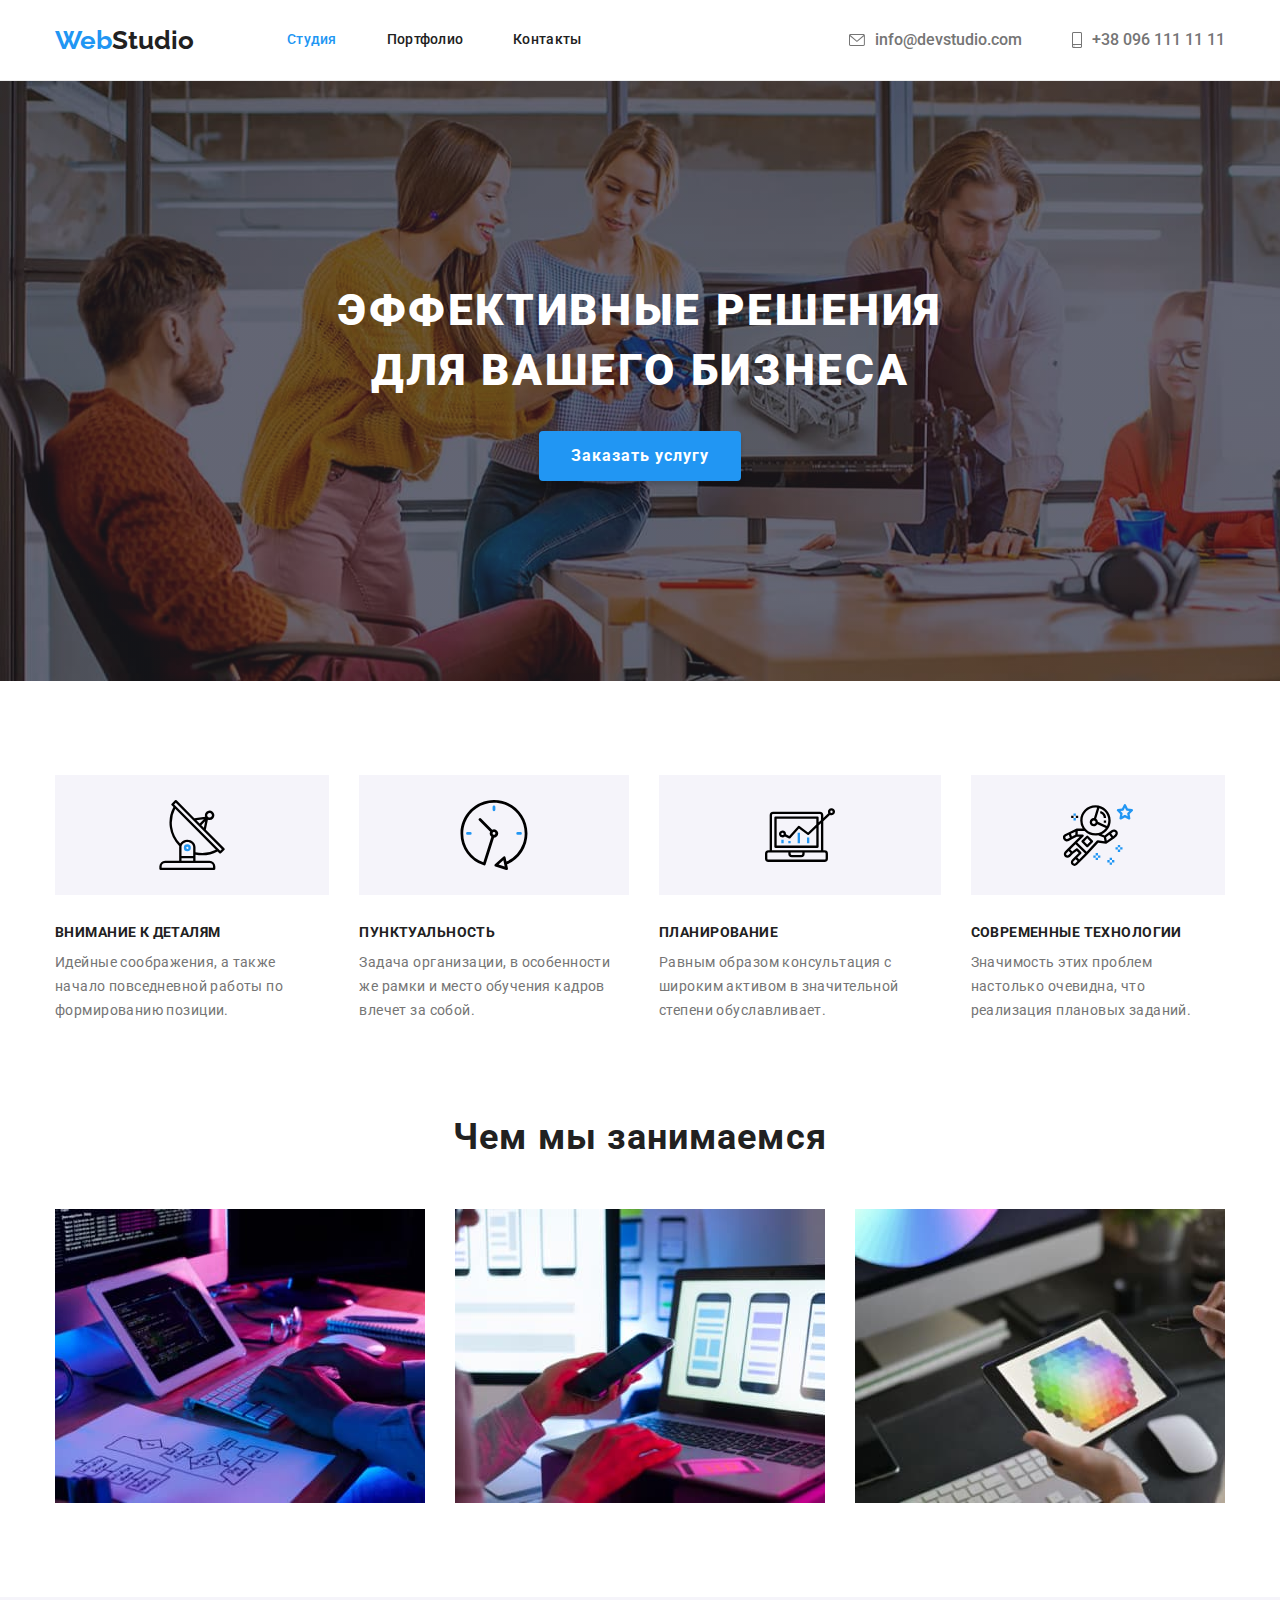
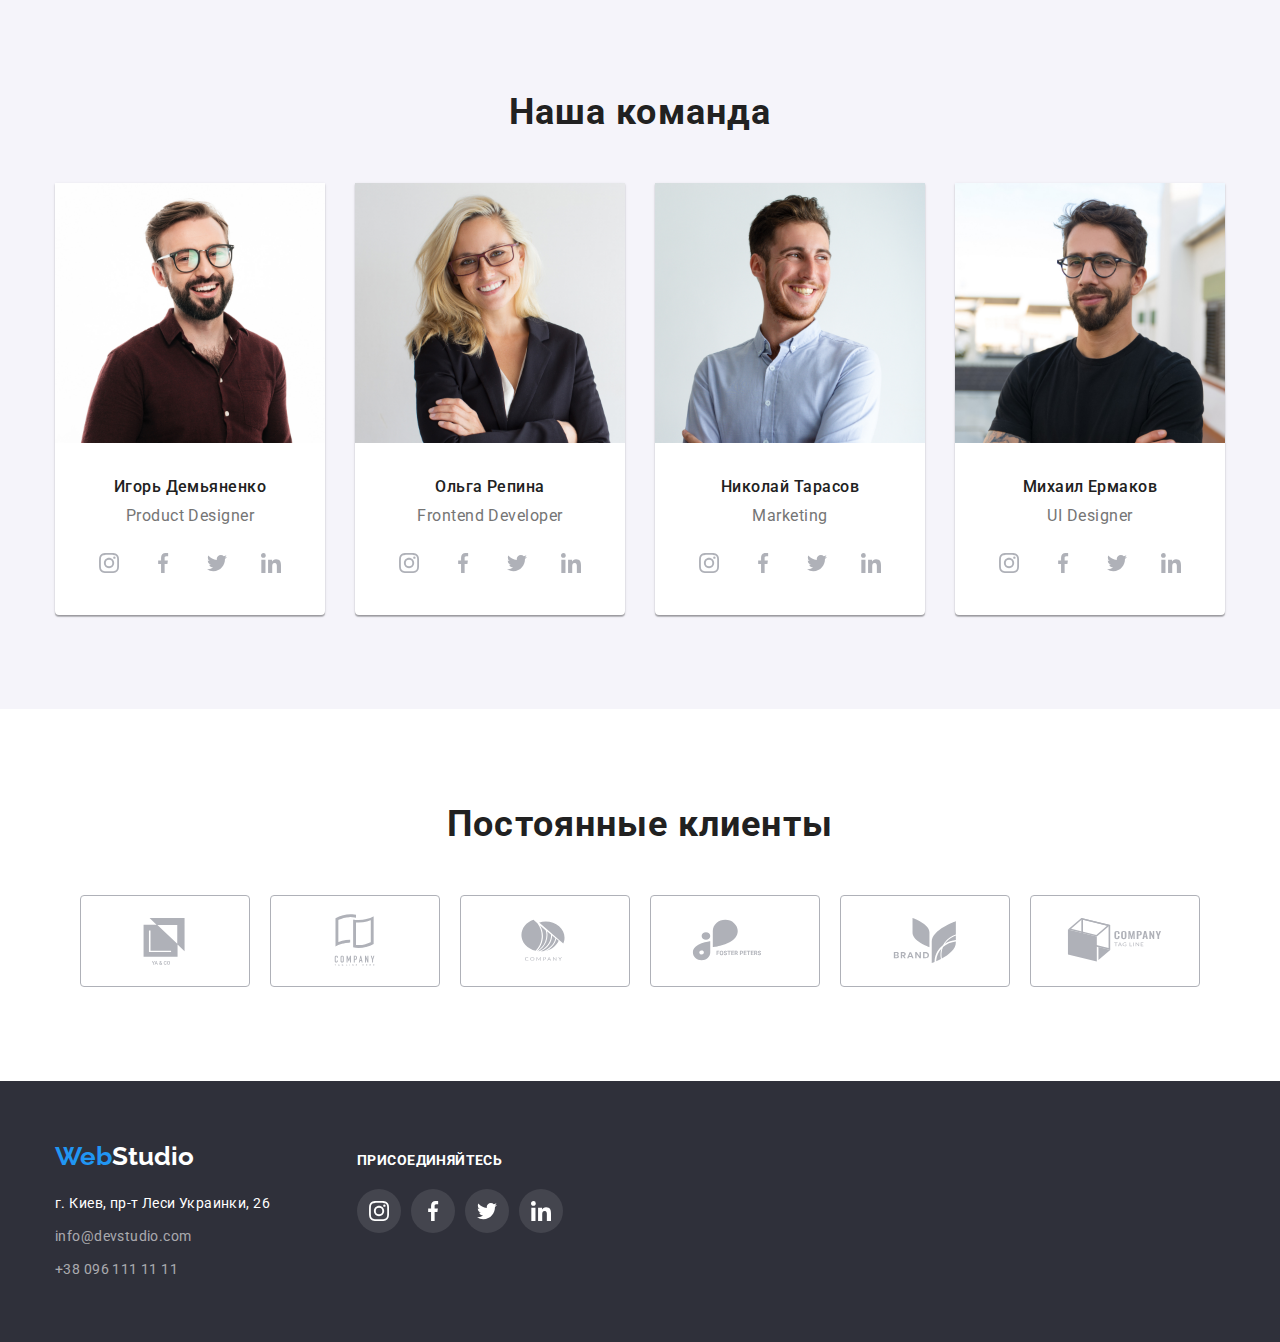
<file: index.html>
<!DOCTYPE html>
<html lang="ru">
<!--head-->

<head>
    <meta charset="UTF-8" />
    <meta http-equiv="X-UA-Compatible" content="IE=edge" />
    <meta name="viewport" content="width=device-width, initial-scale=1.0" />
    <title>Web Studio</title>
    <link rel="preconnect" href="https://fonts.googleapis.com" />
    <link rel="preconnect" href="https://fonts.gstatic.com" crossorigin />
    <link href="https://fonts.googleapis.com/css2?family=Raleway:wght@700&family=Roboto:wght@400;500;700;900&display=swap" rel="stylesheet" />
    <link rel="stylesheet" href="https://cdn.jsdelivr.net/npm/modern-normalize@1.1.0/modern-normalize.min.css" />
    <link rel="stylesheet" href="./css/style.css" />
</head>
<!--body-->

<body>
    <!--header-->
    <header class="header">
        <div class="container">
            <a class="logo link" href="./index.html" lang="en">Web<span class="logo-header">Studio</span></a
        >
        <nav class="header-nav link">
          <ul class="nav-list list">
            <li class="nav-item">
              <a href="./index.html" class="nav-link link current-link">Студия</a>
            </li>
            <li class="nav-item">
                <a href="./portfolio.html " class="nav-link link">Портфолио</a>
            </li>
            <li class="nav-item">
                <a href="#" class="nav-link link">Контакты</a>
            </li>
            </ul>
            </nav>
            <ul class="contact-us list">
                <li class="contact-us-item">
                    <a href="mailto:info@devstudio.com" lang="en" class="contact-us-link link">
                        <svg class="contact-icons" width="16" height="12">
                <use href="./images/body/icons/sprite.svg#envelope"></use>
              </svg> info@devstudio.com
                    </a>
                </li>
                <li class="contact-us-item">
                    <a href="tel:+380961111111" class="contact-us-link link">
                        <svg class="contact-icons" width="10" height="16">
                <use href="./images/body/icons/sprite.svg#smartphone"></use>
              </svg> +38 096 111 11 11</a>
                </li>
            </ul>
        </div>
    </header>
    <!--main-->
    <main>
        <!-- HERO -->
        <section class="hero">
            <div class="container">
                <h1 class="hero-title">Эффективные решения для вашего бизнеса</h1>
                <button type="button" class="btn hero-btn">Заказать услугу</button>
            </div>
        </section>
        <!-- MAIN TASKS -->
        <section class="section">
            <div class="container">
                <h2 class="title visually-hidden">Основные задачи</h2>
                <ul class="main-tasks-list list">
                    <li class="main-tasks-item">
                        <div class="main-task-container">
                            <svg class="main-tasks-logo" width="70" height="70">
                  <use href="./images/body/icons/sprite.svg#antenna"></use>
                </svg>
                        </div>
                        <h3 class="main-tasks-title">Внимание к деталям</h3>
                        <p class="main-tasks-text">
                            Идейные соображения, а также начало повседневной работы по формированию позиции.
                        </p>
                    </li>
                    <li class="main-tasks-item">
                        <div class="main-task-container">
                            <svg class="main-tasks-logo" width="70" height="70">
                  <use href="./images/body/icons/sprite.svg#clock"></use>
                </svg>
                        </div>
                        <h3 class="main-tasks-title">Пунктуальность</h3>
                        <p class="main-tasks-text">
                            Задача организации, в особенности же рамки и место обучения кадров влечет за собой.
                        </p>
                    </li>
                    <li class="main-tasks-item">
                        <div class="main-task-container">
                            <svg class="main-tasks-logo" width="70" height="70">
                  <use href="./images/body/icons/sprite.svg#diagram"></use>
                </svg>
                        </div>
                        <h3 class="main-tasks-title">Планирование</h3>
                        <p class="main-tasks-text">
                            Равным образом консультация с широким активом в значительной степени обуславливает.
                        </p>
                    </li>
                    <li class="main-tasks-item">
                        <div class="main-task-container">
                            <svg class="main-tasks-logo" width="70" height="70">
                  <use href="./images/body/icons/sprite.svg#astronaut"></use>
                </svg>
                        </div>
                        <h3 class="main-tasks-title">Современные технологии</h3>
                        <p class="main-tasks-text">
                            Значимость этих проблем настолько очевидна, что реализация плановых заданий.
                        </p>
                    </li>
                </ul>
            </div>
        </section>
        <!-- OUR WORKS -->
        <section class="our-work section">
            <div class="container">
                <h2 class="our-work-title">Чем мы занимаемся</h2>
                <ul class="our-work-list list">
                    <li class="our-work-item">
                        <img class="img" src="./images/body/tablet+keyboard.jpg" alt="Набор кода на клавиатуре с отображением на экране" width="370" height="294" />
                    </li>
                    <li class="our-work-item">
                        <img class="img" src="./images/body/phone+laptop.jpg" alt="Синхронизация телефона и компьютера" width="370" height="294" />
                    </li>
                    <li class="our-work-item">
                        <img class="img" src="./images/body/tablet.jpg" alt="Графика на планшете" width="370" height="294" />
                    </li>
                </ul>
            </div>
        </section>
        <!-- OUR TEAM -->
        <section class="our-team section">
            <div class="container">
                <h2 class="our-team-title">Наша команда</h2>
                <ul class="our-team-list list">
                    <li class="our-team-item">
                        <img class="img" src="./images/body/igor-demyanenko.jpg" alt="Фото Игоря Демьяненко" width="270" height="260" />
                        <div class="our-team-container">
                            <h3 class="our-team-name">Игорь Демьяненко</h3>
                            <p lang="en" class="our-team-text">Product Designer</p>
                        </div>
                        <ul class="list">
                            <li class="item">
                                <a class="link" href="https://www.instagram.com/" aria-label="instargam" target="no_blank" rel="noopener noreferer">
                                    <svg class="social-logo" width="20" height="20">
                      <use href="./images/body/icons/sprite.svg#instagram"></use>
                    </svg>
                                </a>
                            </li>
                            <li class="item">
                                <a class="link" href="https://www.facebook.com/" aria-label="facebook" target="no_blank" rel="noopener noreferer">
                                    <svg class="social-logo" width="20" height="20">
                      <use href="./images/body/icons/sprite.svg#facebook"></use>
                    </svg>
                                </a>
                            </li>
                            <li class="item">
                                <a class="link" href="https://twitter.com/" aria-label="twitter" target="no_blank" rel="noopener noreferer">
                                    <svg class="social-logo" width="20" height="20">
                      <use href="./images/body/icons/sprite.svg#twitter"></use>
                    </svg>
                                </a>
                            </li>
                            <li class="item">
                                <a class="link" href="https://www.linkedin.com/" aria-label="linkedin" target="no_blank" rel="noopener noreferer">
                                    <svg class="social-logo" width="20" height="20">
                      <use href="./images/body/icons/sprite.svg#linkedin"></use>
                    </svg>
                                </a>
                            </li>
                        </ul>
                    </li>
                    <li class="our-team-item">
                        <img class="img" src="./images/body/olga-repina.jpg" alt="Фото Ольги Репиной" width="270" height="260" />
                        <div class="our-team-container">
                            <h3 class="our-team-name">Ольга Репина</h3>
                            <p lang="en" class="our-team-text">Frontend Developer</p>
                        </div>
                        <ul class="list">
                            <li class="item">
                                <a class="link" href="https://www.instagram.com/" aria-label="instargam" target="no_blank" rel="noopener noreferer">
                                    <svg class="social-logo" width="20" height="20">
                      <use href="./images/body/icons/sprite.svg#instagram"></use>
                    </svg>
                                </a>
                            </li>
                            <li class="item">
                                <a class="link" href="https://www.facebook.com/" aria-label="facebook" target="no_blank" rel="noopener noreferer">
                                    <svg class="social-logo" width="20" height="20">
                      <use href="./images/body/icons/sprite.svg#facebook"></use>
                    </svg>
                                </a>
                            </li>
                            <li class="item">
                                <a class="link" href="https://twitter.com/" aria-label="twitter" target="no_blank" rel="noopener noreferer">
                                    <svg class="social-logo" width="20" height="20">
                      <use href="./images/body/icons/sprite.svg#twitter"></use>
                    </svg>
                                </a>
                            </li>
                            <li class="item">
                                <a class="link" href="https://www.linkedin.com/" aria-label="linkedin" target="no_blank" rel="noopener noreferer">
                                    <svg class="social-logo" width="20" height="20">
                      <use href="./images/body/icons/sprite.svg#linkedin"></use>
                    </svg>
                                </a>
                            </li>
                        </ul>
                    </li>
                    <li class="our-team-item">
                        <img class="img" src="./images/body/nikolay-tarasov.jpg" alt="Фото Николая Тарасова" width="270" height="260" />
                        <div class="our-team-container">
                            <h3 class="our-team-name">Николай Тарасов</h3>
                            <p lang="en" class="our-team-text">Marketing</p>
                        </div>
                        <ul class="list">
                            <li class="item">
                                <a class="link" href="https://www.instagram.com/" aria-label="instargam" target="no_blank" rel="noopener noreferer">
                                    <svg class="social-logo" width="20" height="20">
                      <use href="./images/body/icons/sprite.svg#instagram"></use>
                    </svg>
                                </a>
                            </li>
                            <li class="item">
                                <a class="link" href="https://www.facebook.com/" aria-label="facebook" target="no_blank" rel="noopener noreferer">
                                    <svg class="social-logo" width="20" height="20">
                      <use href="./images/body/icons/sprite.svg#facebook"></use>
                    </svg>
                                </a>
                            </li>
                            <li class="item">
                                <a class="link" href="https://twitter.com/" aria-label="twitter" target="no_blank" rel="noopener noreferer">
                                    <svg class="social-logo" width="20" height="20">
                      <use href="./images/body/icons/sprite.svg#twitter"></use>
                    </svg>
                                </a>
                            </li>
                            <li class="item">
                                <a class="link" href="https://www.linkedin.com/" aria-label="linkedin" target="no_blank" rel="noopener noreferer">
                                    <svg class="social-logo" width="20" height="20">
                      <use href="./images/body/icons/sprite.svg#linkedin"></use>
                    </svg>
                                </a>
                            </li>
                        </ul>
                    </li>
                    <li class="our-team-item">
                        <img class="img" src="./images/body/mikhail-ermakov.jpg" alt="Фото Михаила Ермакова" width="270" height="260" />
                        <div class="our-team-container">
                            <h3 class="our-team-name">Михаил Ермаков</h3>
                            <p lang="en" class="our-team-text">UI Designer</p>
                        </div>
                        <ul class="list">
                            <li class="item">
                                <a class="link" href="https://www.instagram.com/" aria-label="instargam" target="no_blank" rel="noopener noreferer">
                                    <svg class="social-logo" width="20" height="20">
                      <use href="./images/body/icons/sprite.svg#instagram"></use>
                    </svg>
                                </a>
                            </li>
                            <li class="item">
                                <a class="link" href="https://www.facebook.com/" aria-label="facebook" target="no_blank" rel="noopener noreferer">
                                    <svg class="social-logo" width="20" height="20">
                      <use href="./images/body/icons/sprite.svg#facebook"></use>
                    </svg>
                                </a>
                            </li>
                            <li class="item">
                                <a class="link" href="https://twitter.com/" aria-label="twitter" target="no_blank" rel="noopener noreferer">
                                    <svg class="social-logo" width="20" height="20">
                      <use href="./images/body/icons/sprite.svg#twitter"></use>
                    </svg>
                                </a>
                            </li>
                            <li class="item">
                                <a class="link" href="https://www.linkedin.com/" aria-label="linkedin" target="no_blank" rel="noopener noreferer">
                                    <svg class="social-logo" width="20" height="20">
                      <use href="./images/body/icons/sprite.svg#linkedin"></use>
                    </svg>
                                </a>
                            </li>
                        </ul>
                    </li>
                </ul>
            </div>
        </section>
    </main>
    <!-- OUR CLIENTS -->
    <section class="our-clients">
        <div class="container">
            <h2 class="title">Постоянные клиенты</h2>
            <ul class="list">
                <li class="item">
                    <a class="link" href="">
                        <svg class="clients-icon" width="160" height="60">
                <use href="./images/body/icons/sprite.svg#logo-1"></use>
              </svg>
                    </a>
                </li>
                <li class="item">
                    <a class="link" href="">
                        <svg class="clients-icon" width="106" height="60">
                <use href="./images/body/icons/sprite.svg#logo-2"></use>
              </svg>
                    </a>
                </li>
                <li class="item">
                    <a class="link" href="">
                        <svg class="clients-icon" width="106" height="60">
                <use href="./images/body/icons/sprite.svg#logo-3"></use>
              </svg>
                    </a>
                </li>
                <li class="item">
                    <a class="link" href="">
                        <svg class="clients-icon" width="106" height="60">
                <use href="./images/body/icons/sprite.svg#logo-4"></use>
              </svg>
                    </a>
                </li>
                <li class="item">
                    <a class="link" href="">
                        <svg class="clients-icon" width="106" height="60">
                <use href="./images/body/icons/sprite.svg#logo-5"></use>
              </svg>
                    </a>
                </li>
                <li class="item">
                    <a class="link" href="">
                        <svg class="clients-icon" width="106" height="60">
                <use href="./images/body/icons/sprite.svg#logo-6"></use>
              </svg>
                    </a>
                </li>
            </ul>
        </div>
    </section>
    <!--footer-->
    <footer class="footer">
        <div class="container">
            <div class="footer-contacts">
                <a class="logo link" href="./index.html" lang="en">Web<span class="logo-footer">Studio</span></a
          >
          <address class="address">
            <ul class="address-list list">
              <li class="address-item">
                <a
                  href="https://goo.gl/maps/aVmXrmSKE6ymTyCH6"
                  target="no_blank"
                  rel="noopener noreferer"
                  class="address-link office link"
                  >г. Киев, пр-т Леси Украинки, 26</a
                >
              </li>
              <li class="address-item">
                <a href="mailto:info@devstudio.com" lang="en" class="address-link link"
                  >info@devstudio.com</a
                >
              </li>
              <li class="address-item">
                <a href="tel:+380961111111" class="address-link link">+38 096 111 11 11</a>
                </li>
                </ul>
                </address>
            </div>
            <div class="footer-socials">
                <h3>присоединяйтесь</h3>
                <ul class="list">
                    <li class="item">
                        <a class="link" href="https://www.instagram.com/" aria-label="instargam" target="no_blank" rel="noopener noreferer">
                            <svg class="social-logo" width="20" height="20">
                  <use href="./images/body/icons/sprite.svg#instagram"></use>
                </svg>
                        </a>
                    </li>
                    <li class="item">
                        <a class="link" href="https://www.facebook.com/" aria-label="facebook" target="no_blank" rel="noopener noreferer">
                            <svg class="social-logo" width="20" height="20">
                  <use href="./images/body/icons/sprite.svg#facebook"></use>
                </svg>
                        </a>
                    </li>
                    <li class="item">
                        <a class="link" href="https://twitter.com/" aria-label="twitter" target="no_blank" rel="noopener noreferer">
                            <svg class="social-logo" width="20" height="20">
                  <use href="./images/body/icons/sprite.svg#twitter"></use>
                </svg>
                        </a>
                    </li>
                    <li class="item">
                        <a class="link" href="https://www.linkedin.com/" aria-label="linkedin" target="no_blank" rel="noopener noreferer">
                            <svg class="social-logo" width="20" height="20">
                  <use href="./images/body/icons/sprite.svg#linkedin"></use>
                </svg>
                        </a>
                    </li>
                </ul>
            </div>
        </div>
    </footer>
</body>

</html>
</file>
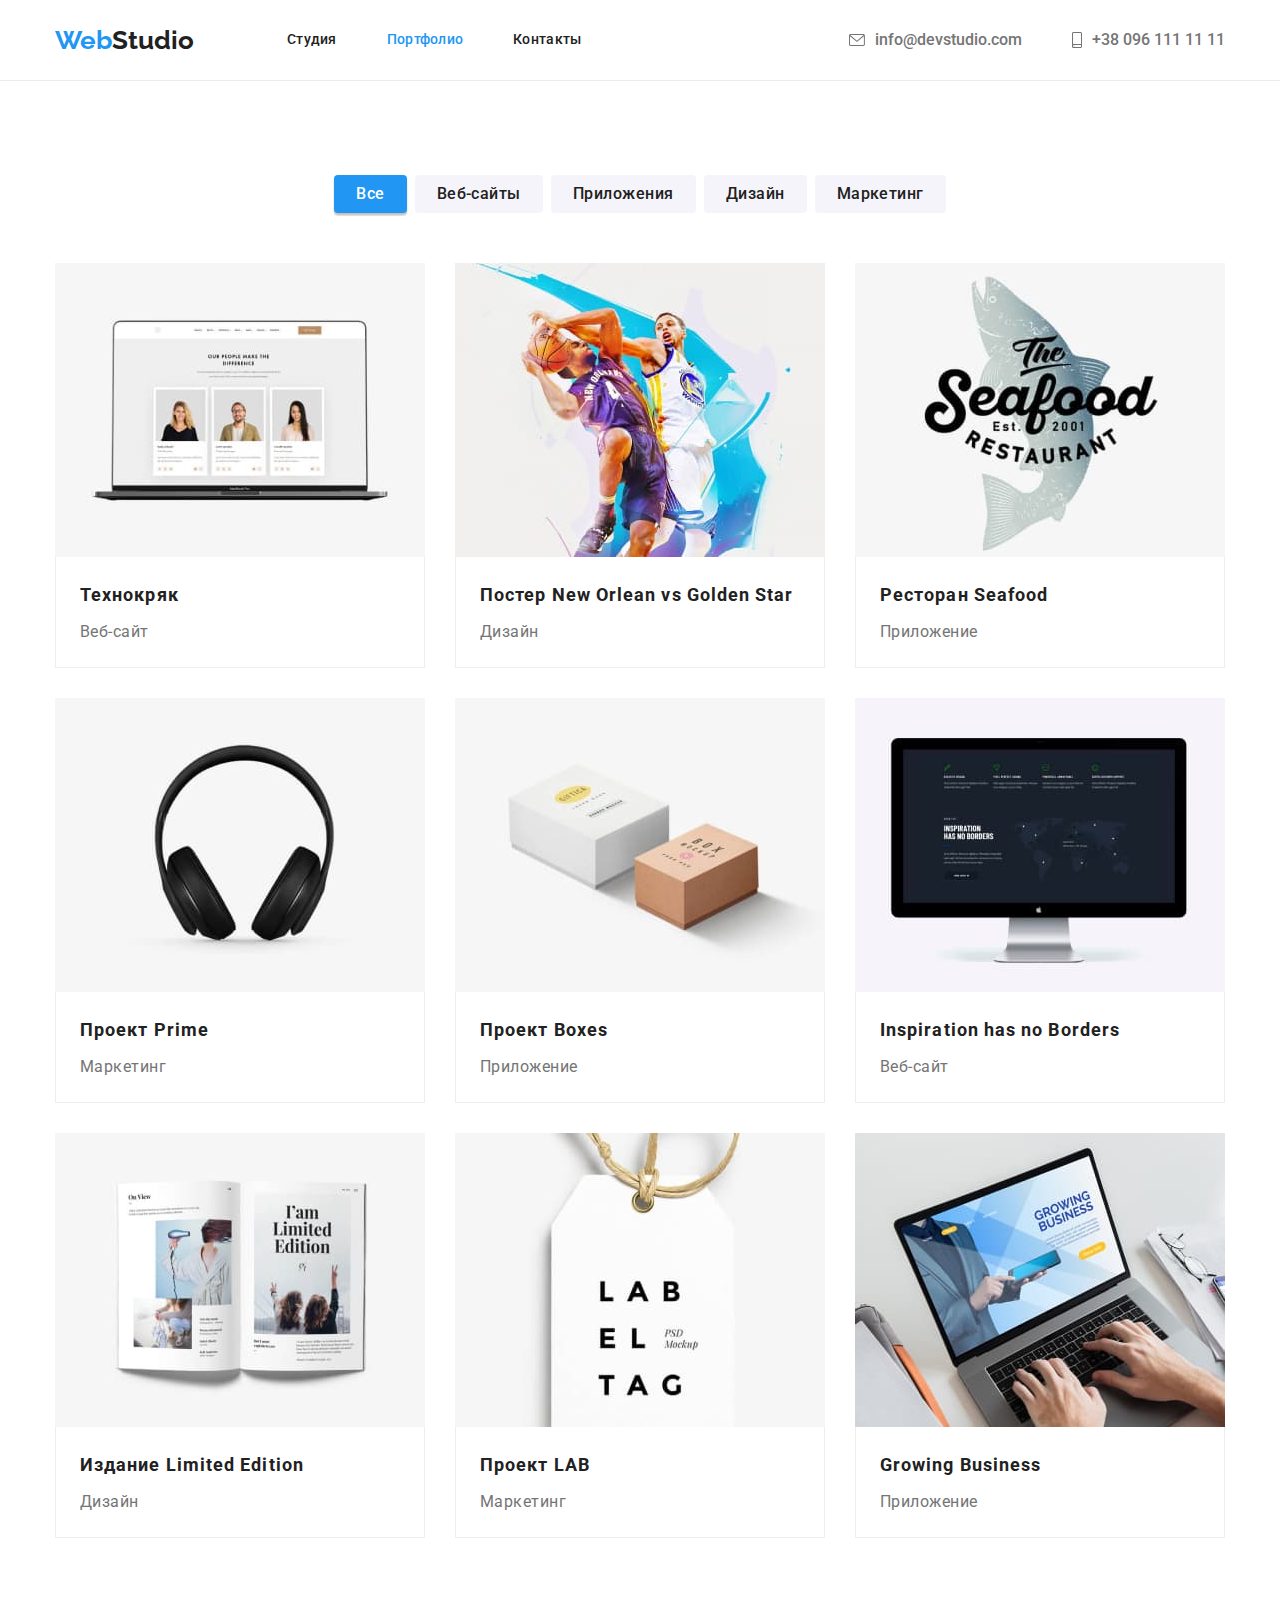
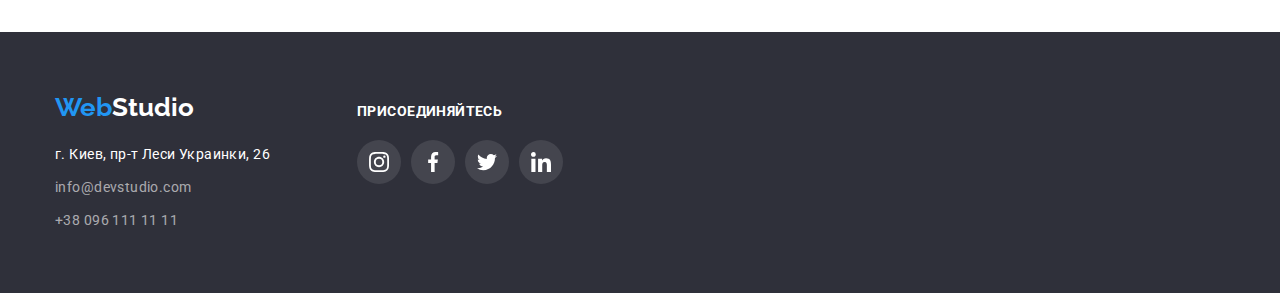
<file: portfolio.html>
<!DOCTYPE html>
<html lang="ru">
<!--head-->

<head>
    <meta charset="UTF-8" />
    <meta http-equiv="X-UA-Compatible" content="IE=edge" />
    <meta name="viewport" content="width=device-width, initial-scale=1.0" />
    <title>Web Studio</title>
    <link rel="preconnect" href="https://fonts.googleapis.com" />
    <link rel="preconnect" href="https://fonts.gstatic.com" crossorigin />
    <link href="https://fonts.googleapis.com/css2?family=Raleway:wght@700&family=Roboto:wght@400;500;700;900&display=swap" rel="stylesheet" />
    <link rel="stylesheet" href="https://cdn.jsdelivr.net/npm/modern-normalize@1.1.0/modern-normalize.min.css" />
    <link rel="stylesheet" href="./css/style.css" />
</head>
<!--body-->

<body>
    <!--header-->
    <header class="header">
        <div class="container">
            <a class="logo link" href="./index.html" lang="en">Web<span class="logo-header">Studio</span></a
        >
        <nav class="header-nav link">
          <ul class="nav-list list">
            <li class="nav-item">
              <a href="./index.html" class="nav-link link">Студия</a>
            </li>
            <li class="nav-item">
                <a href="./portfolio.html " class="nav-link link current-link">Портфолио</a>
            </li>
            <li class="nav-item">
                <a href="#" class="nav-link link">Контакты</a>
            </li>
            </ul>
            </nav>
            <ul class="contact-us list">
                <li class="contact-us-item">
                    <a href="mailto:info@devstudio.com" lang="en" class="contact-us-link link">
                        <svg class="contact-icons" width="16" height="12">
                <use href="./images/body/icons/sprite.svg#envelope"></use>
              </svg> info@devstudio.com
                    </a>
                </li>
                <li class="contact-us-item">
                    <a href="tel:+380961111111" class="contact-us-link link">
                        <svg class="contact-icons" width="10" height="16">
                <use href="./images/body/icons/sprite.svg#smartphone"></use>
              </svg> +38 096 111 11 11</a>
                </li>
            </ul>
        </div>
    </header>
    <!--main-->
    <main>
        <section class="section">
            <div class="container">
                <h1 class="visually-hidden">Наши работы</h1>
                <ul class="btn-list list">
                    <li class="item">
                        <button class="portfolio-btn current-portfolio-btn" type="button">Все</button>
                    </li>
                    <li class="item">
                        <button class="portfolio-btn" type="button">Веб-сайты</button>
                    </li>
                    <li class="item">
                        <button class="portfolio-btn" type="button">Приложения</button>
                    </li>
                    <li class="item">
                        <button class="portfolio-btn" type="button">Дизайн</button>
                    </li>
                    <li class="item">
                        <button class="portfolio-btn" type="button">Маркетинг</button>
                    </li>
                </ul>
                <ul class="list portfolio-list">
                    <li class="portfolio-item">
                        <a href="" class="link">
                            <img class="img" src="./images/body/portfolio/technokrjak.jpg" alt="Наши люди" width="370" height="294" />
                            <div class="portfolio-description">
                                <h2 class="portfolio-title">Технокряк</h2>
                                <p class="portfolio-text">Веб-сайт</p>
                            </div>
                        </a>
                    </li>
                    <li class="portfolio-item">
                        <a href="" class="link">
                            <img class="img" src="./images/body/portfolio/new-orlean-vs-golden-star.jpg" alt="Баскетболисты" width="370" height="294" />
                            <div class="portfolio-description">
                                <h2 class="portfolio-title">Постер New Orlean vs Golden Star</h2>
                                <p class="portfolio-text">Дизайн</p>
                            </div>
                        </a>
                    </li>
                    <li class="portfolio-item">
                        <a href="" class="link">
                            <img class="img" src="./images/body/portfolio/seafood.jpg" alt="Постер ресторана Сифуд" width="370" height="294" />
                            <div class="portfolio-description">
                                <h2 class="portfolio-title">Ресторан Seafood</h2>
                                <p class="portfolio-text">Приложение</p>
                            </div>
                        </a>
                    </li>
                    <li class="portfolio-item">
                        <a href="" class="link">
                            <img class="img" src="./images/body/portfolio/project-prime.jpg" alt="Наушники" width="370" height="294" />
                            <div class="portfolio-description">
                                <h2 class="portfolio-title">Проект Prime</h2>
                                <p class="portfolio-text">Маркетинг</p>
                            </div>
                        </a>
                    </li>
                    <li class="portfolio-item">
                        <a href="" class="link">
                            <img class="img" src="./images/body/portfolio/project-boxes.jpg" alt="Две коробки" width="370" height="294" />
                            <div class="portfolio-description">
                                <h2 class="portfolio-title">Проект Boxes</h2>
                                <p class="portfolio-text">Приложение</p>
                            </div>
                        </a>
                    </li>
                    <li class="portfolio-item">
                        <a href="" class="link">
                            <img class="img" src="./images/body/portfolio/inspirations.jpg" alt="Монитор с отобращающимся сайтом на нем" width="370" height="294" />
                            <div class="portfolio-description">
                                <h2 class="portfolio-title">Inspiration has no Borders</h2>
                                <p class="portfolio-text">Веб-сайт</p>
                            </div>
                        </a>
                    </li>
                    <li class="portfolio-item">
                        <a href="" class="link">
                            <img class="img" src="./images/body/portfolio/limited-edition.jpg" alt="Открытая книга" width="370" height="294" />
                            <div class="portfolio-description">
                                <h2 class="portfolio-title">Издание Limited Edition</h2>
                                <p class="portfolio-text">Дизайн</p>
                            </div>
                        </a>
                    </li>
                    <li class="portfolio-item">
                        <a href="" class="link"><img class="img" src="./images/body/portfolio/project-lab.jpg" alt="Бирка с надписью" width="370" height="294" />
                            <div class="portfolio-description">
                                <h2 class="portfolio-title">Проект LAB</h2>
                                <p class="portfolio-text">Маркетинг</p>
                            </div>
                        </a>
                    </li>
                    <li class="portfolio-item">
                        <a href="" class="link"><img class="img" src="./images/body/portfolio/growing-business.jpg" alt="Работа за ноутбуком" width="370" height="294" />
                            <div class="portfolio-description">
                                <h2 class="portfolio-title">Growing Business</h2>
                                <p class="portfolio-text">Приложение</p>
                            </div>
                        </a>
                    </li>
                </ul>
            </div>
        </section>
    </main>
    <!--footer-->
    <footer class="footer">
        <div class="container">
            <div class="footer-contacts">
                <a class="logo link" href="./index.html" lang="en">Web<span class="logo-footer">Studio</span></a
          >
          <address class="address">
            <ul class="address-list list">
              <li class="address-item">
                <a
                  href="https://goo.gl/maps/aVmXrmSKE6ymTyCH6"
                  target="no_blank"
                  rel="noopener noreferer"
                  class="address-link office link"
                  >г. Киев, пр-т Леси Украинки, 26</a
                >
              </li>
              <li class="address-item">
                <a href="mailto:info@devstudio.com" lang="en" class="address-link link"
                  >info@devstudio.com</a
                >
              </li>
              <li class="address-item">
                <a href="tel:+380961111111" class="address-link link">+38 096 111 11 11</a>
                </li>
                </ul>
                </address>
            </div>
            <div class="footer-socials">
                <h3>присоединяйтесь</h3>
                <ul class="list">
                    <li class="item">
                        <a class="link" href="https://www.instagram.com/" aria-label="instargam" target="no_blank" rel="noopener noreferer">
                            <svg class="social-logo" width="20" height="20">
                  <use href="./images/body/icons/sprite.svg#instagram"></use>
                </svg>
                        </a>
                    </li>
                    <li class="item">
                        <a class="link" href="https://www.facebook.com/" aria-label="facebook" target="no_blank" rel="noopener noreferer">
                            <svg class="social-logo" width="20" height="20">
                  <use href="./images/body/icons/sprite.svg#facebook"></use>
                </svg>
                        </a>
                    </li>
                    <li class="item">
                        <a class="link" href="https://twitter.com/" aria-label="twitter" target="no_blank" rel="noopener noreferer">
                            <svg class="social-logo" width="20" height="20">
                  <use href="./images/body/icons/sprite.svg#twitter"></use>
                </svg>
                        </a>
                    </li>
                    <li class="item">
                        <a class="link" href="https://www.linkedin.com/" aria-label="linkedin" target="no_blank" rel="noopener noreferer">
                            <svg class="social-logo" width="20" height="20">
                  <use href="./images/body/icons/sprite.svg#linkedin"></use>
                </svg>
                        </a>
                    </li>
                </ul>
            </div>
        </div>
    </footer>
</body>

</html>
</file>
<file: css/style.css>
:root {
    --main-font-family: 'Roboto', sans-serif;
    --secondary-font-family: 'Raleway', sans-serif;
    --text-font-size: 14px;
    --hero-text-color: #ffffff;
    --primary-text-color: #212121;
    --secondary-text-color: #757575;
    --accent-color: #2196f3;
    --primary-background-color: #2f303a;
    --secondary-background-color: #f5f4fa;
    --address-text-color: rgba(255, 255, 255, 0.6);
}

body {
    font-family: var(--main-font-family);
}

h1,
h2,
h3,
h4,
h5,
h6,
p,
ul {
    margin: 0;
    padding: 0;
}

.section {
    padding-top: 94px;
    padding-bottom: 94px;
}

.container {
    width: 1200px;
    margin-left: auto;
    margin-right: auto;
    padding-left: 15px;
    padding-right: 15px;
    /* outline: 1px solid tomato; */
}

.list {
    list-style: none;
}

.link {
    text-decoration: none;
}

.address {
    font-style: normal;
}

.visually-hidden {
    position: absolute;
    width: 1px;
    height: 1px;
    margin: -1px;
    border: 0;
    padding: 0;
    clip: rect(0 0 0 0);
    overflow: hidden;
}


/*------HEADER------*/

.header {
    border-bottom: 1px solid #ececec;
}

.header .container,
.nav-list,
.contact-us {
    display: flex;
    align-items: center;
}

.header .nav-link {
    display: block;
    padding-top: 32px;
    padding-bottom: 32px;
}

.header .nav-item+.nav-item {
    margin-left: 50px;
}

.contact-us {
    margin-left: auto;
}

.header .contact-us-item+.contact-us-item {
    margin-left: 50px;
}

.logo {
    margin-right: 93px;
    font-family: var(--secondary-font-family);
    font-weight: 700;
    font-size: 26px;
    line-height: 1.19;
    color: var(--accent-color);
}

.logo-header {
    color: var(--primary-text-color);
}

.nav-link {
    font-weight: 500;
    font-size: var(--text-font-size);
    line-height: 1.14;
    letter-spacing: 0.02em;
    color: var(--primary-text-color);
}

.nav-link:hover,
.nav-link:focus {
    color: var(--accent-color);
    cursor: pointer;
}

.current-link {
    color: var(--accent-color);
}

.contact-us-link {
    display: flex;
    font-weight: 500;
    color: var(--secondary-text-color);
    align-items: center;
}

.contact-us-link:hover,
.contact-us-link:focus {
    color: var(--accent-color);
    cursor: pointer;
}

.contact-icons {
    fill: currentColor;
    margin-right: 10px;
}


/*------HEADER------*/


/*------MAIN------*/

.hero {
    padding: 200px 0;
    text-align: center;
    background-color: var(--primary-background-color);
    color: var(--hero-text-color);
    background-image: linear-gradient(to right, rgba(47, 48, 58, 0.4), rgba(47, 48, 58, 0.4)), url(../images/body/hero-background.jpg);
    max-width: 1600px;
    margin-left: auto;
    margin-right: auto;
}

.hero .container {
    max-width: 696px;
}

.hero-title {
    margin-bottom: 30px;
    font-weight: 900;
    font-size: 44px;
    line-height: 1.36;
    text-align: center;
    letter-spacing: 0.06em;
    text-transform: uppercase;
}

.btn {
    font-weight: 700;
    font-size: 16px;
    line-height: 1.88;
    display: flex;
    align-items: center;
    text-align: center;
    letter-spacing: 0.06em;
    background-color: var(--accent-color);
    box-shadow: 0px 4px 4px rgba(0, 0, 0, 0.15);
    border-radius: 4px;
    color: inherit;
    cursor: pointer;
}

.hero-btn {
    display: inline-block;
    padding: 10px 32px;
    border: none;
}


/* Main tasks  */

.main-tasks-list {
    display: flex;
}


/* для display:flex вместо width нужно использовать flex-basis */

.main-tasks-item {
    flex-basis: calc((100% - 30) / 4);
}

.main-tasks-item+.main-tasks-item {
    margin-left: 30px;
}

.main-task-container {
    display: flex;
    height: 120px;
    background-color: var(--secondary-background-color);
    justify-content: center;
    align-items: center;
    margin-bottom: 30px;
}

.main-tasks-title {
    margin-bottom: 10px;
    font-weight: 700;
    font-size: var(--text-font-size);
    line-height: 1.14;
    letter-spacing: 0.03em;
    text-transform: uppercase;
    color: var(--primary-text-color);
}

.main-tasks-text {
    font-weight: 400;
    font-size: var(--text-font-size);
    line-height: 1.71;
    letter-spacing: 0.03em;
    color: var(--secondary-text-color);
}


/* OUR WORK */

.our-work {
    padding-top: 0;
}

.our-work .img {
    display: block;
    max-width: 100%;
    height: auto;
}

.our-work-title,
.our-team-title {
    margin-bottom: 50px;
    font-weight: 700;
    font-size: 36px;
    line-height: 1.17;
    text-align: center;
    letter-spacing: 0.03em;
    color: var(--primary-text-color);
}

.our-work-list {
    display: flex;
}

.our-work-item {
    width: calc((100%-60) / 3);
}

.our-work-item+.our-work-item {
    margin-left: 30px;
}


/* OUR TEAM */

.our-team {
    background-color: var(--secondary-background-color);
}

.our-team-list {
    display: flex;
}

.our-team-item {
    background-color: var(--hero-text-color);
    box-shadow: 0px 1px 3px rgba(0, 0, 0, 0.12), 0px 1px 1px rgba(0, 0, 0, 0.14), 0px 2px 1px rgba(0, 0, 0, 0.2);
    border-bottom-left-radius: 4px;
    border-bottom-right-radius: 4px;
    padding-bottom: 30px;
}

.our-team-item+.our-team-item {
    margin-left: 30px;
}

.our-team-container {
    padding-top: 30px;
    padding-bottom: 16px;
}

.our-team-item .list {
    display: flex;
    justify-content: center;
    align-items: center;
}

.our-team-item .item {
    display: flex;
    background-color: var(--hero-text-color);
    justify-content: center;
    align-items: center;
}

.our-team-item .item:not(:last-child) {
    margin-right: 10px;
}

.our-team-item .link {
    display: flex;
    justify-content: center;
    align-items: center;
    width: 44px;
    height: 44px;
    color: #afb1b8;
}

.our-team-item .link:hover,
.our-team-item .link:focus {
    background-color: var(--accent-color);
    border-radius: 50%;
    color: var(--hero-text-color);
}

.our-team-name,
.our-team-text {
    font-weight: 500;
    font-size: 16px;
    line-height: 1.19;
    text-align: center;
    letter-spacing: 0.03em;
    color: var(--primary-text-color);
    margin-bottom: 10px;
}

.our-team-text {
    font-weight: 400;
    color: var(--secondary-text-color);
    margin-bottom: 0;
}

.our-team .social-logo {
    fill: currentColor;
}


/* OUR CLIENTS */

.our-clients .container {
    padding-top: 94px;
    padding-bottom: 94px;
}

.our-clients .title {
    margin-bottom: 50px;
    font-weight: 700;
    font-size: 36px;
    line-height: 1.17;
    text-align: center;
    letter-spacing: 0.03em;
    color: #212121;
}

.our-clients .list {
    display: flex;
    justify-content: center;
    align-items: center;
}

.our-clients .item {
    display: flex;
}

.our-clients .item+.item {
    margin-left: 20px;
}

.our-clients .link {
    display: flex;
    width: 170px;
    height: 92px;
    border-radius: 4px;
    justify-content: center;
    align-items: center;
    color: #afb1b8;
    border: 1px solid currentColor;
}

.our-clients .link:hover,
.our-clients .link:focus {
    color: var(--accent-color);
}

.clients-icon {
    fill: currentColor;
}


/*---PORTFOLIO----*/

.btn-list {
    display: flex;
    margin-bottom: 50px;
    justify-content: center;
}

.portfolio-btn {
    padding: 6px 22px;
    border: none;
    border-radius: 4px;
    font-weight: 500;
    font-size: 16px;
    line-height: 1.62;
    text-align: center;
    letter-spacing: 0.03em;
    color: var(--primary-text-color);
    background-color: var(--secondary-background-color);
    cursor: pointer;
}

.portfolio-btn:hover,
.portfolio-btn:focus {
    color: var(--hero-text-color);
    background-color: var(--accent-color);
    box-shadow: 0px 3px 1px rgba(0, 0, 0, 0.1), 0px 1px 2px rgba(0, 0, 0, 0.08), 0px 2px 2px rgba(0, 0, 0, 0.12);
}

.current-portfolio-btn {
    background-color: var(--accent-color);
    color: var(--hero-text-color);
    box-shadow: 0px 3px 1px rgba(0, 0, 0, 0.1), 0px 1px 2px rgba(0, 0, 0, 0.08), 0px 2px 2px rgba(0, 0, 0, 0.12);
}

.btn-list .item {
    margin-right: 8px;
}

.btn-list .item:last-child {
    margin-right: 0px;
}

.portfolio-list {
    display: flex;
    flex-wrap: wrap;
}


/* для display:flex вместо width нужно использовать flex-basis */


/* gap: 30px - забивка флекс-сетки на маржине 30 */

.portfolio-item {
    flex-basis: calc((100% - 60px) / 3);
    margin-right: 30px;
    margin-bottom: 30px;
}

.portfolio-item:nth-child(3n) {
    margin-right: 0;
}

.portfolio-item:nth-last-child(-n + 3) {
    margin-bottom: 0;
}

.portfolio-item .img {
    display: block;
    max-width: 100%;
    height: auto;
}

.portfolio-item .link:hover {
    display: block;
    box-shadow: 0px 1px 1px rgba(0, 0, 0, 0.12), 0px 4px 4px rgba(0, 0, 0, 0.06), 1px 4px 6px rgba(0, 0, 0, 0.16);
}

.portfolio-description {
    padding-top: 20px;
    padding-right: 24px;
    padding-bottom: 20px;
    padding-left: 24px;
    border: 1px solid #eeeeee;
    border-top: 0;
}

.portfolio-title {
    margin-bottom: 4px;
    font-weight: 700;
    font-size: 18px;
    line-height: 2;
    letter-spacing: 0.06em;
    color: var(--primary-text-color);
}

.portfolio-text {
    font-weight: 400;
    font-size: 16px;
    line-height: 1.88;
    letter-spacing: 0.03em;
    color: var(--secondary-text-color);
}


/*------FOOTER------*/

.footer {
    background-color: var(--primary-background-color);
    padding-top: 60px;
    padding-bottom: 60px;
}

.footer .container {
    display: flex;
    align-items: baseline;
}

.footer .footer-contacts {
    margin-right: 70px;
}

.logo-footer,
.address-item .office {
    color: var(--hero-text-color);
}

.address-link {
    font-weight: 400;
    font-size: var(--text-font-size);
    line-height: 1.71;
    letter-spacing: 0.03em;
    color: var(--address-text-color);
}

.footer .logo {
    display: inline-block;
    margin-bottom: 20px;
}

.address-item+.address-item {
    margin-top: 9px;
}

.footer-socials {
    width: 206px;
    height: 80px;
}

.footer-socials .list {
    display: flex;
    justify-content: space-between;
}

.footer-socials h3 {
    margin-bottom: 20px;
    font-family: var(--main-font-family);
    font-weight: 700;
    font-size: 14px;
    line-height: 1.14;
    letter-spacing: 0.03em;
    text-transform: uppercase;
    color: var(--hero-text-color);
}

.footer-socials .link {
    display: flex;
    width: 44px;
    height: 44px;
    background-color: rgba(255, 255, 255, 0.1);
    justify-content: center;
    align-items: center;
    border-radius: 50%;
}

.footer-socials .link:hover {
    background-color: var(--accent-color);
}

.footer-socials .social-logo {
    fill: var(--hero-text-color);
}
</file>
